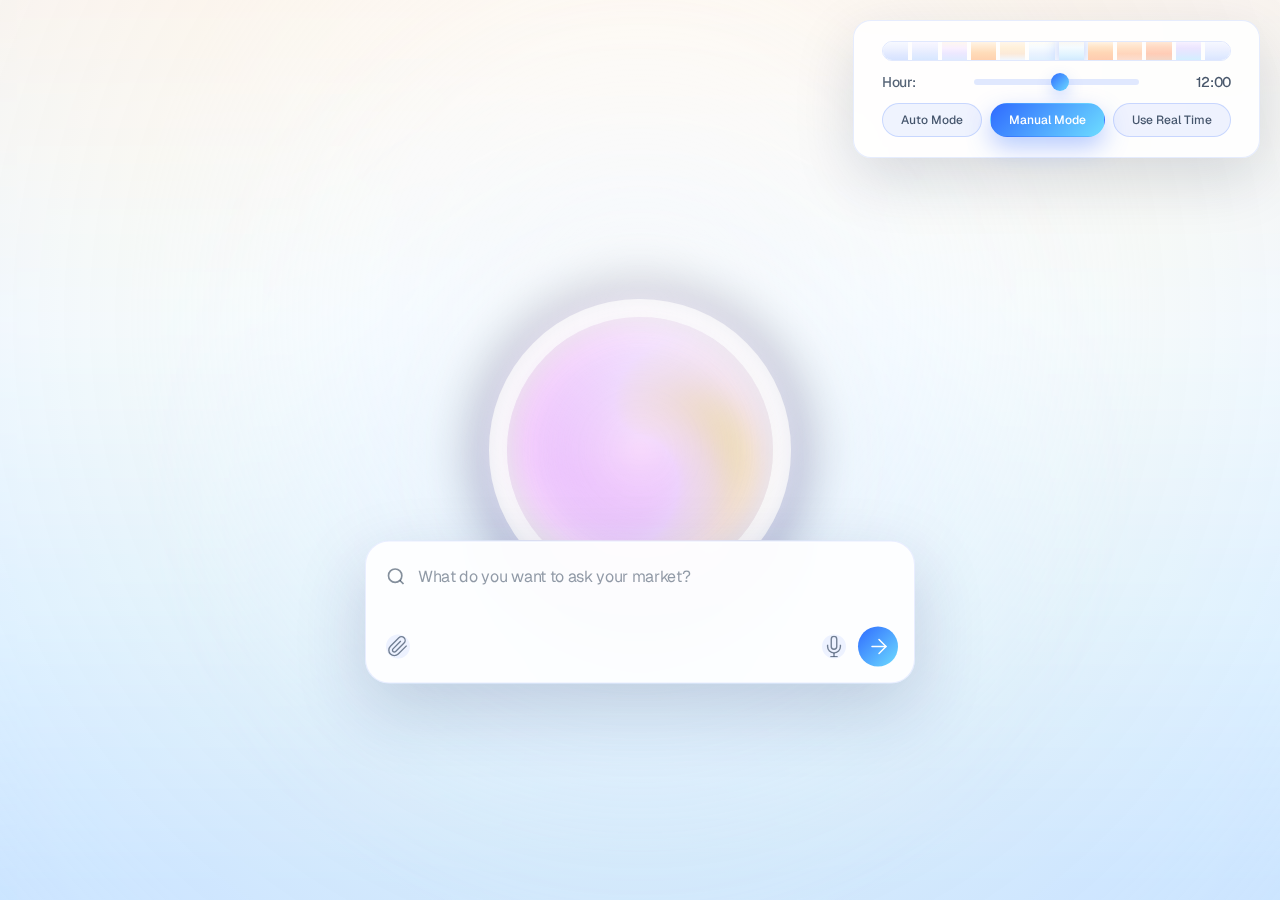
<file: index.html>
<!DOCTYPE html>
<html lang="en">
  <head>
    <meta charset="UTF-8" />
    <meta name="viewport" content="width=device-width, initial-scale=1.0" />
    <title>Flashpoint</title>

    <link
      href="https://fonts.googleapis.com/css2?family=Geist:wght@400;500&display=swap"
      rel="stylesheet"
    />

    <!-- External stylesheet -->
    <link rel="stylesheet" href="styles.css" />
  </head>

  <body>
    
    <!-- Background layers -->
    <div class="blur-target">
      <div class="vignette-overlay"></div>

      <div class="container">
        <canvas id="shaderCanvas"></canvas>

        <div class="circle-wrapper">
          <div class="glow-layer"></div>
          <div class="white-ring"></div>
          <div class="center-orb"></div>
        </div>
      </div>
    </div>

    <!-- Search box -->
    <div class="search-container">
      <div class="search-box">
        <div class="search-row">
          <svg
            class="search-icon"
            viewBox="0 0 24 24"
            fill="none"
            stroke="currentColor"
            stroke-width="2"
          >
            <circle cx="11" cy="11" r="8"></circle>
            <path d="m21 21-4.35-4.35"></path>
          </svg>

          <input
            type="text"
            class="search-input"
            id="searchInput"
            placeholder="What do you want to ask your market?"
          />
        </div>

        <div class="action-row">
          <div class="left-action">
            <button class="action-button">
              <svg
                viewBox="0 0 24 24"
                fill="none"
                stroke="currentColor"
                stroke-width="1.5"
              >
                <path
                  d="m21.44 11.05-9.19 9.19a6 6 0 0 1-8.49-8.49l9.19-9.19a4 4 0 0 1 5.66 5.66l-9.2 9.19a2 2 0 0 1-2.83-2.83l8.49-8.48"
                ></path>
              </svg>
            </button>
          </div>

          <div class="right-actions">
            <button class="action-button">
              <svg
                viewBox="0 0 24 24"
                fill="none"
                stroke="currentColor"
                stroke-width="1.5"
              >
                <path
                  d="M12 1a3 3 0 0 0-3 3v8a3 3 0 0 0 6 0V4a3 3 0 0 0-3-3z"
                ></path>
                <path d="M19 10v2a7 7 0 0 1-14 0v-2"></path>
                <line x1="12" y1="19" x2="12" y2="23"></line>
                <line x1="8" y1="23" x2="16" y2="23"></line>
              </svg>
            </button>

            <button class="submit-button">
              <svg
                viewBox="0 0 24 24"
                fill="none"
                stroke="white"
                stroke-width="1.5"
                stroke-linecap="round"
                stroke-linejoin="round"
              >
                <line x1="5" y1="12" x2="19" y2="12"></line>
                <polyline points="12 5 19 12 12 19"></polyline>
              </svg>
            </button>
          </div>
        </div>
      </div>
    </div>

    <!-- Time control overlay -->
    <div class="time-control-overlay">
      <div class="gradient-preview" id="gradientPreview"></div>

      <div class="time-control-row">
        <span class="time-control-label">Hour:</span>
        <input
          type="range"
          class="time-slider"
          id="hourSlider"
          min="0"
          max="23"
          value="12"
          step="0.1"
        />
        <span class="time-value" id="timeValue">12:00</span>
      </div>

      <div class="control-buttons">
        <button class="control-button" id="toggleAuto">Auto Mode</button>
        <button class="control-button active" id="toggleManual">
          Manual Mode
        </button>
        <button class="control-button" id="useRealTime">Use Real Time</button>
      </div>
    </div>

    <!-- External JavaScript -->
    <script src="script.js"></script>
  </body>
</html>
</file>
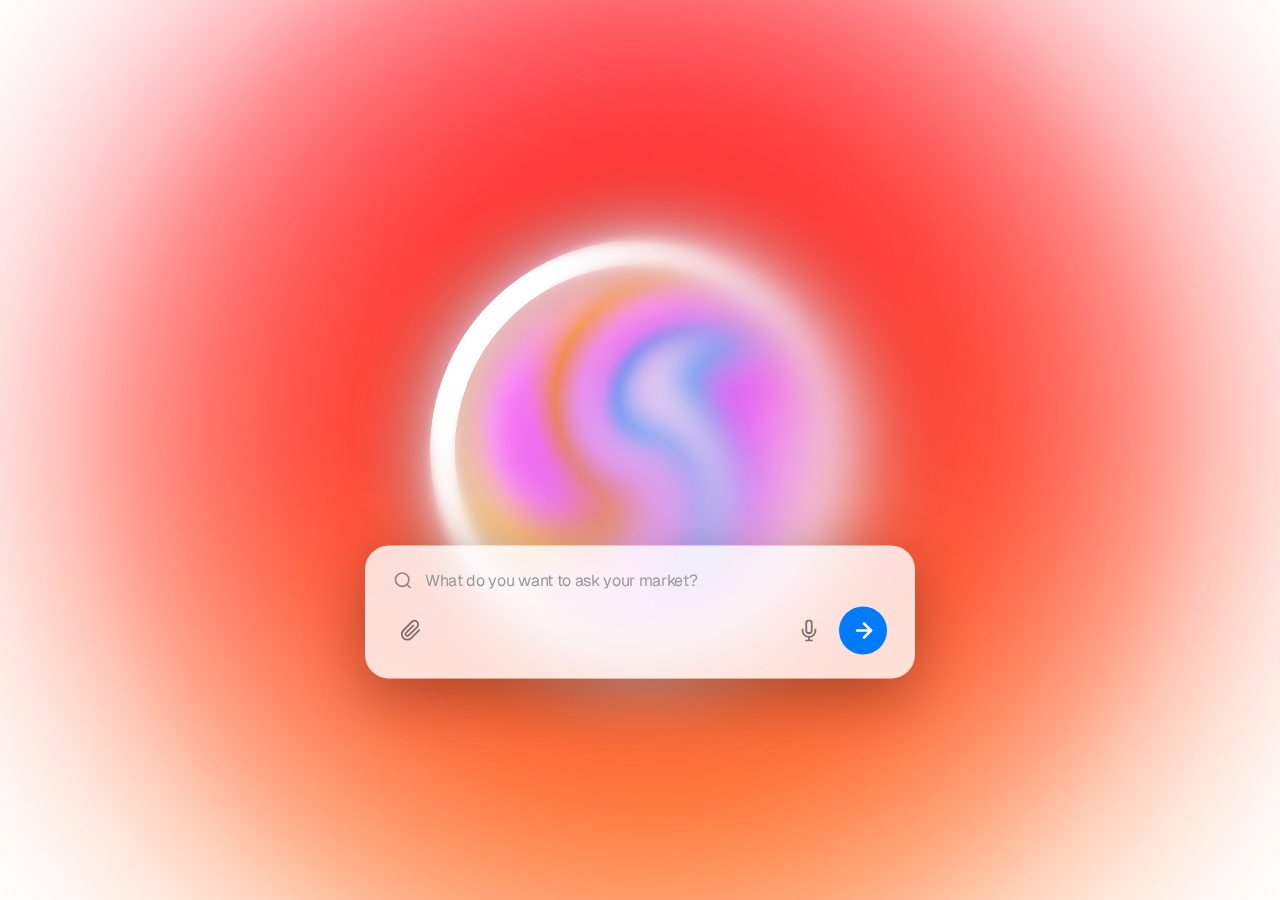
<file: animation.html>
<!DOCTYPE html>
<html lang="en">
<head>
    <meta charset="UTF-8">
    <meta name="viewport" content="width=device-width, initial-scale=1.0">
    <title>Animated Gradient Circles with Swirling Colors</title>
    <style>
        @import url('https://fonts.googleapis.com/css2?family=Geist:wght@400;500&display=swap');
        
        * {
            margin: 0;
            padding: 0;
            box-sizing: border-box;
        }

        body {
            width: 100vw;
            height: 100vh;
            overflow: hidden;
            background: #000;
            display: flex;
            justify-content: center;
            align-items: center;
            font-family: 'Geist', -apple-system, BlinkMacSystemFont, 'Segoe UI', Roboto, sans-serif;
            letter-spacing: -0.02em;
        }

        /* White vignette overlay */
        .vignette-overlay {
            position: fixed;
            top: 0;
            left: 0;
            width: 100%;
            height: 100%;
            pointer-events: none;
            z-index: 20;
            background: radial-gradient(ellipse 70% 100% at center,
                transparent 0%,
                transparent 10%,
                rgba(255, 255, 255, 0.02) 18%,
                rgba(255, 255, 255, 0.06) 25%,
                rgba(255, 255, 255, 0.12) 32%,
                rgba(255, 255, 255, 0.22) 40%,
                rgba(255, 255, 255, 0.35) 48%,
                rgba(255, 255, 255, 0.5) 56%,
                rgba(255, 255, 255, 0.7) 64%,
                rgba(255, 255, 255, 0.85) 72%,
                rgba(255, 255, 255, 0.95) 80%,
                rgba(255, 255, 255, 1) 88%);
        }

        .container {
            width: 100%;
            height: 100%;
            position: relative;
            background: linear-gradient(to bottom, #FF0000 0%, #FF2000 50%, #FF4000 75%, #FF6000 100%);
            animation: backgroundShift 8s ease-in-out infinite;
            transition: filter 0.3s ease;
        }
        
        .container.typing {
            filter: brightness(1.15) saturate(1.2);
        }
        
        .color-boost-overlay {
            display: none;
        }
        
        .container::after {
            content: '';
            position: absolute;
            top: 0;
            left: 0;
            width: 100%;
            height: 100%;
            background: linear-gradient(to bottom, 
                transparent 0%, 
                transparent 40%, 
                rgba(255, 180, 100, 0) 50%,
                rgba(255, 180, 100, 0.3) 75%,
                rgba(255, 200, 120, 0.5) 100%);
            opacity: 0;
            transition: opacity 0.8s ease;
            pointer-events: none;
        }
        
        .container.ring-active::after {
            opacity: 1;
        }

        #shaderCanvas {
            position: absolute;
            width: 700px;
            height: 700px;
            top: 50%;
            left: 50%;
            transform: translate(-50%, -50%);
            z-index: 1;
            opacity: 1;
        }

        .circle-wrapper {
            position: absolute;
            top: 50%;
            left: 50%;
            transform: translate(-50%, -50%);
            width: 700px;
            height: 700px;
            z-index: 2;
            pointer-events: none;
        }

        .glow-layer {
            position: absolute;
            width: 100%;
            height: 100%;
            border-radius: 50%;
            filter: blur(100px);
            opacity: 0.6;
            background: radial-gradient(circle at center, 
                rgba(255, 255, 255, 0.8) 0%, 
                rgba(255, 220, 200, 0.5) 15%,
                rgba(255, 200, 150, 0.3) 30%, 
                rgba(255, 150, 100, 0.15) 45%,
                rgba(255, 100, 50, 0.05) 60%,
                transparent 75%);
            animation: pulse 4s ease-in-out infinite;
        }

        .cyan-ring {
            position: absolute;
            width: 60%;
            height: 60%;
            top: 20%;
            left: 20%;
            border-radius: 50%;
            background: transparent;
            border: 25px solid #ffffff;
            box-shadow: 
                0 0 80px #ffffff,
                inset 0 0 80px #ffffff;
            animation: ringGlow 2s ease-in-out infinite alternate, ringRotate 20s linear infinite;
            transition: transform 0.5s cubic-bezier(0.4, 0, 0.2, 1);
        }
        
        .cyan-ring.typing {
            transform: scale(1.05);
        }

        .center-orb {
            position: absolute;
            width: 50%;
            height: 50%;
            top: 25%;
            left: 25%;
            border-radius: 50%;
            background: radial-gradient(circle at center,
                rgba(255, 255, 255, 0.3) 0%,
                rgba(100, 180, 255, 0.2) 5%,
                rgba(50, 130, 255, 0.15) 15%,
                rgba(0, 80, 255, 0.1) 30%,
                rgba(0, 50, 200, 0.05) 50%,
                transparent 70%);
            filter: blur(15px);
            animation: orbFloat 6s ease-in-out infinite, orbPulse 4s ease-in-out infinite;
        }

        /* Search UI Styles */
        .search-container {
            position: absolute;
            top: 68%;
            left: 50%;
            transform: translate(-50%, -50%);
            z-index: 100; /* Increased z-index to ensure it's above blur layers */
            width: 550px;
            height: auto;
            isolation: isolate; /* Create new stacking context */
        }

        .search-box {
            background: rgba(255, 255, 255, 0.8);
            border-radius: 24px;
            padding: 24px 28px 24px 28px;
            box-shadow: 0 20px 60px rgba(0, 0, 0, 0.3);
            backdrop-filter: none; /* Remove backdrop filter to avoid interaction with blur layers */
            width: 100%;
            display: flex;
            flex-direction: column;
            gap: 16px;
            position: relative; /* Ensure proper stacking */
        }

        .search-row {
            display: flex;
            align-items: center;
        }

        .search-icon {
            width: 20px;
            height: 20px;
            opacity: 0.4;
            flex-shrink: 0;
            margin-right: 12px;
        }

        .search-input {
            flex: 1;
            border: none;
            background: transparent;
            font-size: 16px;
            color: #666;
            outline: none;
            font-family: 'Geist', -apple-system, BlinkMacSystemFont, 'Segoe UI', Roboto, sans-serif;
            font-weight: 400;
            letter-spacing: -0.02em;
        }

        .search-input::placeholder {
            color: #999;
            letter-spacing: -0.02em;
        }

        .action-row {
            display: flex;
            align-items: center;
            justify-content: space-between;
        }

        .left-action {
            display: flex;
            align-items: center;
        }

        .right-actions {
            display: flex;
            align-items: center;
            gap: 12px;
        }

        .action-button {
            width: 36px;
            height: 36px;
            border-radius: 50%;
            background: transparent;
            border: none;
            cursor: pointer;
            display: flex;
            align-items: center;
            justify-content: center;
            transition: background 0.2s;
            flex-shrink: 0;
        }

        .action-button:hover {
            background: rgba(0, 0, 0, 0.05);
        }

        .action-button svg {
            width: 22px;
            height: 22px;
            opacity: 0.5;
        }

        .submit-button {
            width: 48px;
            height: 48px;
            border-radius: 50%;
            background: #007AFF;
            border: none;
            cursor: pointer;
            display: flex;
            align-items: center;
            justify-content: center;
            transition: transform 0.2s, background 0.2s;
            flex-shrink: 0;
        }

        .submit-button:hover {
            transform: scale(1.05);
            background: #0051D5;
        }

        .submit-button:active {
            transform: scale(0.95);
        }

        .submit-button svg {
            width: 24px;
            height: 24px;
            color: white;
            margin-left: 2px;
        }

        .suggestion-pills {
            display: flex;
            gap: 12px;
            overflow-x: auto;
            overflow-y: hidden;
            white-space: nowrap;
            padding-bottom: 4px;
            -webkit-overflow-scrolling: touch;
            scrollbar-width: none;
            -ms-overflow-style: none;
        }

        .suggestion-pills::-webkit-scrollbar {
            display: none;
        }

        .suggestion-pill {
            background: rgba(255, 255, 255, 0.95);
            border: none;
            border-radius: 16px;
            padding: 0 20px;
            height: 32px;
            font-size: 12pt;
            font-weight: 400;
            cursor: pointer;
            transition: all 0.2s;
            box-shadow: 0 2px 8px rgba(0, 0, 0, 0.1);
            display: inline-flex;
            align-items: center;
            gap: 8px;
            font-family: 'Geist', -apple-system, BlinkMacSystemFont, 'Segoe UI', Roboto, sans-serif;
            letter-spacing: -0.02em;
            flex-shrink: 0;
            white-space: nowrap;
        }

        .suggestion-pill:hover {
            transform: translateY(-1px);
            box-shadow: 0 4px 12px rgba(0, 0, 0, 0.15);
        }

        .suggestion-pill.orange {
            background: #FF5722;
            color: white;
        }

        .suggestion-pill.blue {
            background: #2196F3;
            color: white;
        }

        .suggestion-pill.dark {
            background: #424242;
            color: white;
        }

        .suggestion-icon {
            width: 16px;
            height: 16px;
        }

        /* Blur-proof layer for background only */
        .blur-target {
            position: fixed;
            top: 0;
            left: 0;
            width: 100%;
            height: 100%;
            z-index: 0;
        }

        @keyframes backgroundShift {
            0%, 100% { background-position: 0% 50%; }
            50% { background-position: 100% 50%; }
        }

        @keyframes pulse {
            0%, 100% { transform: scale(1); opacity: 0.6; }
            50% { transform: scale(1.1); opacity: 0.8; }
        }

        @keyframes ringGlow {
            0% { 
                box-shadow: 
                    0 0 80px #ffffff,
                    inset 0 0 80px #ffffff;
                border-width: 25px;
            }
            100% { 
                box-shadow: 
                    0 0 100px #ffffff,
                    inset 0 0 100px #ffffff;
                border-width: 28px;
            }
        }

        @keyframes ringRotate {
            0% { transform: rotate(0deg) scale(1); }
            25% { transform: rotate(90deg) scale(1.02); }
            50% { transform: rotate(180deg) scale(1); }
            75% { transform: rotate(270deg) scale(0.98); }
            100% { transform: rotate(360deg) scale(1); }
        }

        @keyframes orbFloat {
            0%, 100% { transform: translateY(0) scale(1); }
            33% { transform: translateY(-10px) scale(1.05); }
            66% { transform: translateY(10px) scale(0.95); }
        }

        @keyframes orbPulse {
            0%, 100% { opacity: 0.9; }
            50% { opacity: 1; }
        }
    </style>
</head>
<body>
    <!-- Blur target layer -->
    <div class="blur-target">
        <!-- White vignette overlay -->
        <div class="vignette-overlay"></div>
        
        <div class="container">
            <div class="color-boost-overlay"></div>
            <canvas id="shaderCanvas"></canvas>
            
            <div class="circle-wrapper">
                <div class="glow-layer"></div>
                <div class="cyan-ring"></div>
                <div class="center-orb"></div>
            </div>
        </div>
    </div>

    <!-- Search UI - Outside blur target -->
    <div class="search-container">
        <div class="search-box">
            <!-- Row 1: Search icon and input -->
            <div class="search-row">
                <svg class="search-icon" viewBox="0 0 24 24" fill="none" stroke="currentColor" stroke-width="2">
                    <circle cx="11" cy="11" r="8"></circle>
                    <path d="m21 21-4.35-4.35"></path>
                </svg>
                <input type="text" class="search-input" id="searchInput" placeholder="What do you want to ask your market?">
            </div>
            
            <!-- Row 2: Paperclip left, mic and arrow right -->
            <div class="action-row">
                <div class="left-action">
                    <button class="action-button">
                        <svg viewBox="0 0 24 24" fill="none" stroke="currentColor" stroke-width="2">
                            <path d="m21.44 11.05-9.19 9.19a6 6 0 0 1-8.49-8.49l9.19-9.19a4 4 0 0 1 5.66 5.66l-9.2 9.19a2 2 0 0 1-2.83-2.83l8.49-8.48"></path>
                        </svg>
                    </button>
                </div>
                <div class="right-actions">
                    <button class="action-button">
                        <svg viewBox="0 0 24 24" fill="none" stroke="currentColor" stroke-width="2">
                            <path d="M12 1a3 3 0 0 0-3 3v8a3 3 0 0 0 6 0V4a3 3 0 0 0-3-3z"></path>
                            <path d="M19 10v2a7 7 0 0 1-14 0v-2"></path>
                            <line x1="12" y1="19" x2="12" y2="23"></line>
                            <line x1="8" y1="23" x2="16" y2="23"></line>
                        </svg>
                    </button>
                    <button class="submit-button">
                        <svg viewBox="0 0 24 24" fill="none" stroke="white" stroke-width="2.5" stroke-linecap="round" stroke-linejoin="round">
                            <line x1="5" y1="12" x2="19" y2="12"></line>
                            <polyline points="12 5 19 12 12 19"></polyline>
                        </svg>
                    </button>
                </div>
            </div>
        </div>
    </div>

    <script>
        // WebGL Shader Setup
        const canvas = document.getElementById('shaderCanvas');
        const gl = canvas.getContext('webgl', { 
            alpha: true,
            premultipliedAlpha: false 
        });
        
        // Set canvas size
        function resizeCanvas() {
            canvas.width = 700;
            canvas.height = 700;
            gl.viewport(0, 0, canvas.width, canvas.height);
        }
        resizeCanvas();
        
        // Vertex shader source
        const vertexShaderSource = `
            attribute vec2 a_position;
            varying vec2 vUv;
            void main() {
                vUv = a_position * 0.5 + 0.5;
                gl_Position = vec4(a_position, 0.0, 1.0);
            }
        `;
        
        // Fragment shader source - deep, rich color palette
        const fragmentShaderSource = `
            precision mediump float;
            uniform float u_time;
            uniform vec2 u_resolution;
            uniform vec2 u_mouse;
            varying vec2 vUv;
            
            // Custom tanh implementation
            float tanh(float x) {
                float e2x = exp(2.0 * clamp(x, -10.0, 10.0));
                return (e2x - 1.0) / (e2x + 1.0);
            }
            
            // Smooth minimum function for color blending
            float smin(float a, float b, float k) {
                float h = max(k - abs(a - b), 0.0) / k;
                return min(a, b) - h * h * h * k * (1.0 / 6.0);
            }
            
            void main() {
                vec2 uv = vUv;
                vec2 center = vec2(0.5, 0.5);
                float dist = distance(uv, center);
                
                // Smooth fade that avoids dark edges
                float circleFade = 1.0 - smoothstep(0.2, 0.45, dist);
                
                vec2 p = (uv - 0.5) * 2.0;
                
                // Much slower mouse influence
                vec2 mouseNorm = u_mouse / u_resolution;
                float mouseInfluence = 1.0 - distance(uv, mouseNorm) * 2.0;
                mouseInfluence = max(0.0, mouseInfluence) * 0.3;
                
                // Create swirling motion
                float angle = length(p) * 4.0 + mouseInfluence * 0.5;
                mat2 rotation = mat2(cos(angle), -sin(angle), sin(angle), cos(angle));
                p *= rotation;
                
                float l = length(p) - 0.7 + mouseInfluence * 0.1;
                float t = u_time * 1.3 + mouseInfluence * 0.5;
                float enhancedY = p.y + mouseInfluence * 0.1;
                
                // Create flowing patterns with varied phase shifts
                float val1 = clamp(0.1 / max(l / 0.1, -l) - sin(l + enhancedY * max(1.0, -l / 0.1) + t), -3.0, 3.0);
                float val2 = clamp(0.1 / max(l / 0.1, -l) - sin(l + enhancedY * max(1.0, -l / 0.1) + t + 2.094), -3.0, 3.0);
                float val3 = clamp(0.1 / max(l / 0.1, -l) - sin(l + enhancedY * max(1.0, -l / 0.1) + t + 4.188), -3.0, 3.0);
                float val4 = clamp(0.1 / max(l / 0.1, -l) - sin(l + enhancedY * max(1.0, -l / 0.1) + t - 1.57), -3.0, 3.0);
                
                // Convert to 0-1 range with varied curves for more contrast
                float pattern1 = pow(0.5 + 0.5 * tanh(val1 * 2.0), 2.2);
                float pattern2 = pow(0.5 + 0.5 * tanh(val2 * 1.8), 1.8);
                float pattern3 = pow(0.5 + 0.5 * tanh(val3 * 2.2), 2.0);
                float pattern4 = pow(0.5 + 0.5 * tanh(val4 * 1.5), 1.5);
                
                // Define deep, rich colors matching reference images
                vec3 deepOrange = vec3(1.0, 0.1, 0.0);        // Maximum intensity orange
                vec3 richBurgundy = vec3(0.9, 0.0, 0.1);      // Very strong burgundy
                vec3 deepBlue = vec3(0.0, 0.05, 1.0);         // Pure vibrant blue
                vec3 royalBlue = vec3(0.0, 0.4, 1.0);         // Bright royal blue
                vec3 warmAmber = vec3(1.0, 0.4, 0.0);         // Intense amber
                vec3 deepPurple = vec3(0.6, 0.0, 0.9);        // Vivid purple
                vec3 lightAccent = vec3(1.0, 0.95, 1.0);      // Bright accent
                vec3 cyanAccent = vec3(0.2, 1.0, 1.0);        // Pure cyan
                
                // Create complex color mixing with occasional light accents
                vec3 color1 = mix(deepOrange, richBurgundy, pattern1);
                vec3 color2 = mix(deepBlue, royalBlue, pattern2);
                vec3 color3 = mix(deepPurple, warmAmber, pattern3);
                
                // Add occasional lighter accents based on pattern peaks
                float lightMix = smoothstep(0.7, 0.95, pattern4) * 0.6;
                color1 = mix(color1, mix(warmAmber, lightAccent, pattern1), lightMix * 0.4);
                color2 = mix(color2, cyanAccent, lightMix * pattern2 * 0.3);
                
                // Dynamic weighted blending
                float w1 = pattern1 * (1.0 + sin(t + l * 3.0) * 0.4);
                float w2 = pattern2 * (1.0 + cos(t * 1.3 - l * 2.0) * 0.4);
                float w3 = pattern3 * (1.0 + sin(t * 0.7 + l * 4.0) * 0.3);
                float w4 = pattern4 * 0.3; // Lighter weight for accent colors
                float totalW = w1 + w2 + w3 + 0.001;
                
                vec3 finalColor = (color1 * w1 + color2 * w2 + color3 * w3) / totalW;
                
                // Add depth with darker shadows in some areas
                float shadowPattern = sin(l * 5.0 + t * 0.8) * 0.5 + 0.5;
                finalColor *= 0.7 + shadowPattern * 0.5;
                
                // Boost saturation for richer colors
                float luminance = dot(finalColor, vec3(0.299, 0.587, 0.114));
                finalColor = mix(vec3(luminance), finalColor, 4.0); // Even higher saturation
                
                // Add subtle color shifts
                finalColor += vec3(
                    sin(uv.x * 3.14159 + t * 0.5) * 0.1,
                    cos(uv.y * 3.14159 - t * 0.3) * 0.1,
                    sin((uv.x + uv.y) * 2.0 + t * 0.4) * 0.12
                );
                
                // Final adjustments - maximum brightness boost
                finalColor = pow(finalColor, vec3(0.65)) * 1.7;
                finalColor = clamp(finalColor, 0.0, 1.0);
                
                // Full opacity in center, smooth fade at edges
                float alpha = circleFade;
                
                gl_FragColor = vec4(finalColor * alpha, alpha);
            }
        `;
        
        // Create and compile shader
        function createShader(gl, type, source) {
            const shader = gl.createShader(type);
            gl.shaderSource(shader, source);
            gl.compileShader(shader);
            if (!gl.getShaderParameter(shader, gl.COMPILE_STATUS)) {
                console.error('Shader compile error:', gl.getShaderInfoLog(shader));
                gl.deleteShader(shader);
                return null;
            }
            return shader;
        }
        
        // Create shader program
        const vertexShader = createShader(gl, gl.VERTEX_SHADER, vertexShaderSource);
        const fragmentShader = createShader(gl, gl.FRAGMENT_SHADER, fragmentShaderSource);
        
        const program = gl.createProgram();
        gl.attachShader(program, vertexShader);
        gl.attachShader(program, fragmentShader);
        gl.linkProgram(program);
        
        if (!gl.getProgramParameter(program, gl.LINK_STATUS)) {
            console.error('Program link error:', gl.getProgramInfoLog(program));
        }
        
        // Set up geometry (full screen quad)
        const positionBuffer = gl.createBuffer();
        gl.bindBuffer(gl.ARRAY_BUFFER, positionBuffer);
        const positions = new Float32Array([
            -1, -1,
             1, -1,
            -1,  1,
             1,  1
        ]);
        gl.bufferData(gl.ARRAY_BUFFER, positions, gl.STATIC_DRAW);
        
        const positionLocation = gl.getAttribLocation(program, 'a_position');
        const timeLocation = gl.getUniformLocation(program, 'u_time');
        const resolutionLocation = gl.getUniformLocation(program, 'u_resolution');
        const mouseLocation = gl.getUniformLocation(program, 'u_mouse');
        
        // Mouse tracking with much slower interpolation
        let mouseX = 300;
        let mouseY = 300;
        let currentMouseX = 300;
        let currentMouseY = 300;
        
        canvas.addEventListener('mousemove', (e) => {
            const rect = canvas.getBoundingClientRect();
            mouseX = e.clientX - rect.left;
            mouseY = e.clientY - rect.top;
        });
        
        // Animation loop
        let startTime = Date.now();
        function render() {
            // Much slower mouse interpolation
            currentMouseX += (mouseX - currentMouseX) * 0.02;
            currentMouseY += (mouseY - currentMouseY) * 0.02;
            
            // Clear with transparent background
            gl.clearColor(0, 0, 0, 0);
            gl.clear(gl.COLOR_BUFFER_BIT);
            
            gl.useProgram(program);
            
            // Set uniforms
            const time = (Date.now() - startTime) / 1000;
            gl.uniform1f(timeLocation, time);
            gl.uniform2f(resolutionLocation, canvas.width, canvas.height);
            gl.uniform2f(mouseLocation, currentMouseX, currentMouseY);
            
            // Set up position attribute
            gl.bindBuffer(gl.ARRAY_BUFFER, positionBuffer);
            gl.enableVertexAttribArray(positionLocation);
            gl.vertexAttribPointer(positionLocation, 2, gl.FLOAT, false, 0, 0);
            
            // Draw
            gl.drawArrays(gl.TRIANGLE_STRIP, 0, 4);
            
            requestAnimationFrame(render);
        }
        
        // Enable proper alpha blending
        gl.enable(gl.BLEND);
        gl.blendFunc(gl.SRC_ALPHA, gl.ONE_MINUS_SRC_ALPHA);
        
        render();
        
        // Simplified blur effect - only applies to blur-target
        let currentX = window.innerWidth / 2;
        let currentY = window.innerHeight / 2;
        let targetX = currentX;
        let targetY = currentY;
        let animationFrame = null;
        
        let glowX = window.innerWidth / 2;
        let glowY = window.innerHeight / 2;
        
        // Idle animation variables
        let lastMouseMove = Date.now();
        let idleRotation = 0;
        let isIdle = false;
        const IDLE_TIMEOUT = 2000;
        const IDLE_SPEED = 0.5;

        function createRadialBlurLayers() {
            const existingRadialBlur = document.querySelector('.radial-gradient-blur');
            if (existingRadialBlur) {
                existingRadialBlur.remove();
            }

            const radialBlur = document.createElement('div');
            radialBlur.className = 'radial-gradient-blur';
            radialBlur.style.cssText = `
                position: fixed;
                top: 0;
                left: 0;
                width: 100%;
                height: 100%;
                pointer-events: none;
                z-index: 3;
            `;

            const blurConfigs = [
                { blur: 4, innerClear: 80, outerFade: 200 },
                { blur: 12, innerClear: 120, outerFade: 300 },
                { blur: 24, innerClear: 180, outerFade: 450 },
                { blur: 36, innerClear: 250, outerFade: 600 }
            ];
            
            blurConfigs.forEach((config, index) => {
                const div = document.createElement('div');
                div.className = `blur-layer-${index}`;
                div.style.cssText = `
                    position: absolute;
                    top: 0;
                    left: 0;
                    width: 100%;
                    height: 100%;
                    backdrop-filter: blur(${config.blur}px);
                    -webkit-backdrop-filter: blur(${config.blur}px);
                    z-index: ${index + 1};
                    transition: backdrop-filter 0.3s ease;
                `;
                div.dataset.baseBlur = config.blur;
                div.dataset.innerClear = config.innerClear;
                div.dataset.outerFade = config.outerFade;
                radialBlur.appendChild(div);
            });

            // Insert the blur layers inside the blur-target div, not body
            const blurTarget = document.querySelector('.blur-target');
            blurTarget.appendChild(radialBlur);
            return radialBlur;
        }
        
        function createBackgroundGlow() {
            const glowLayer = document.createElement('div');
            glowLayer.className = 'background-glow';
            glowLayer.style.cssText = `
                position: absolute;
                top: 0;
                left: 0;
                width: 100%;
                height: 100%;
                pointer-events: none;
                z-index: 1;
                opacity: 0;
                mix-blend-mode: screen;
                transition: opacity 0.5s ease;
            `;
            
            const glowGradient = document.createElement('div');
            glowGradient.className = 'glow-gradient';
            glowGradient.style.cssText = `
                position: absolute;
                width: 100%;
                height: 100%;
                background: radial-gradient(circle at center,
                    rgba(100, 150, 255, 0.15) 0%,
                    rgba(50, 100, 255, 0.08) 20%,
                    rgba(20, 60, 200, 0.05) 40%,
                    transparent 70%);
                filter: blur(80px);
                transform: scale(2);
            `;
            
            glowLayer.appendChild(glowGradient);
            // Insert inside blur-target, not body
            const blurTarget = document.querySelector('.blur-target');
            blurTarget.insertBefore(glowLayer, blurTarget.firstChild);
            
            setTimeout(() => {
                glowLayer.style.opacity = '1';
            }, 100);
            
            return glowGradient;
        }

        const radialBlurContainer = createRadialBlurLayers();
        const backgroundGlow = createBackgroundGlow();

        function updateRadialMasks(mouseX, mouseY) {
            const blurLayers = radialBlurContainer.querySelectorAll('[class^="blur-layer-"]');
            
            blurLayers.forEach((layer) => {
                const baseBlur = parseFloat(layer.dataset.baseBlur);
                const innerClear = parseInt(layer.dataset.innerClear);
                const outerFade = parseInt(layer.dataset.outerFade);
                
                layer.style.backdropFilter = `blur(${baseBlur}px)`;
                layer.style.webkitBackdropFilter = `blur(${baseBlur}px)`;
                
                const mask = `radial-gradient(circle at ${mouseX}px ${mouseY}px,
                    transparent ${innerClear}px,
                    black ${outerFade}px
                )`;
                
                layer.style.mask = mask;
                layer.style.webkitMask = mask;
            });
        }

        function animate() {
            const currentTime = Date.now();
            const timeSinceMove = currentTime - lastMouseMove;
            
            if (timeSinceMove > IDLE_TIMEOUT && !isIdle) {
                isIdle = true;
                const cyanRing = document.querySelector('.cyan-ring');
                const rect = cyanRing.getBoundingClientRect();
                const ringCenterX = rect.left + rect.width / 2;
                const ringCenterY = rect.top + rect.height / 2;
                const ringRadius = rect.width / 2 - 30;
                
                const dx = currentX - ringCenterX;
                const dy = currentY - ringCenterY;
                idleRotation = Math.atan2(dy, dx) * (180 / Math.PI);
            }
            
            if (isIdle) {
                const cyanRing = document.querySelector('.cyan-ring');
                const rect = cyanRing.getBoundingClientRect();
                const ringCenterX = rect.left + rect.width / 2;
                const ringCenterY = rect.top + rect.height / 2;
                const ringRadius = rect.width / 2 - 30;
                
                idleRotation += IDLE_SPEED;
                if (idleRotation > 360) idleRotation -= 360;
                
                const angleRad = idleRotation * (Math.PI / 180);
                targetX = ringCenterX + Math.cos(angleRad) * ringRadius;
                targetY = ringCenterY + Math.sin(angleRad) * ringRadius;
            }
            
            const lerpFactor = isIdle ? 0.05 : 0.03;
            const glowLerpFactor = isIdle ? 0.03 : 0.02;
            
            currentX += (targetX - currentX) * lerpFactor;
            currentY += (targetY - currentY) * lerpFactor;
            
            glowX += (targetX - glowX) * glowLerpFactor;
            glowY += (targetY - glowY) * glowLerpFactor;
            
            updateRadialMasks(currentX, currentY);
            updateBackgroundGlow(glowX, glowY);
            
            const threshold = 0.5;
            if (isIdle || 
                Math.abs(targetX - currentX) > threshold || 
                Math.abs(targetY - currentY) > threshold ||
                Math.abs(targetX - glowX) > threshold ||
                Math.abs(targetY - glowY) > threshold) {
                animationFrame = requestAnimationFrame(animate);
            } else {
                currentX = targetX;
                currentY = targetY;
                glowX = targetX;
                glowY = targetY;
                updateRadialMasks(currentX, currentY);
                updateBackgroundGlow(glowX, glowY);
                animationFrame = null;
            }
        }
        
        function updateBackgroundGlow(x, y) {
            if (!backgroundGlow) return;
            
            const xPercent = (x / window.innerWidth) * 100;
            const yPercent = (y / window.innerHeight) * 100;
            
            backgroundGlow.style.background = `radial-gradient(circle at ${xPercent}% ${yPercent}%,
                rgba(100, 150, 255, 0.15) 0%,
                rgba(50, 100, 255, 0.08) 20%,
                rgba(20, 60, 200, 0.05) 40%,
                transparent 70%)`;
        }

        document.addEventListener('mousemove', (e) => {
            targetX = e.clientX;
            targetY = e.clientY;
            
            lastMouseMove = Date.now();
            isIdle = false;
            
            if (!animationFrame) {
                animationFrame = requestAnimationFrame(animate);
            }
        });

        document.addEventListener('touchmove', (e) => {
            const touch = e.touches[0];
            targetX = touch.clientX;
            targetY = touch.clientY;
            
            lastMouseMove = Date.now();
            isIdle = false;
            
            if (!animationFrame) {
                animationFrame = requestAnimationFrame(animate);
            }
        });

        document.addEventListener('touchstart', (e) => {
            const touch = e.touches[0];
            targetX = touch.clientX;
            targetY = touch.clientY;
            
            lastMouseMove = Date.now();
            isIdle = false;
            
            if (!animationFrame) {
                animationFrame = requestAnimationFrame(animate);
            }
        });

        updateRadialMasks(currentX, currentY);
        updateBackgroundGlow(glowX, glowY);
        
        animationFrame = requestAnimationFrame(animate);
        
        // Ring interaction system
        const cyanRing = document.querySelector('.cyan-ring');
        const container = document.querySelector('.container');
        let isMouseInRing = false;
        
        function isPointInRing(x, y) {
            const rect = cyanRing.getBoundingClientRect();
            const centerX = rect.left + rect.width / 2;
            const centerY = rect.top + rect.height / 2;
            const distance = Math.sqrt(Math.pow(x - centerX, 2) + Math.pow(y - centerY, 2));
            
            const outerRadius = rect.width / 2;
            
            return distance < outerRadius;
        }
        
        document.addEventListener('mousemove', (e) => {
            const wasInRing = isMouseInRing;
            isMouseInRing = isPointInRing(e.clientX, e.clientY);
            
            if (isMouseInRing && !wasInRing) {
                container.classList.add('ring-active');
            } else if (!isMouseInRing && wasInRing) {
                container.classList.remove('ring-active');
            }
        });
        
        // Auto-focus and simple typing effects
        window.addEventListener('load', () => {
            const searchInput = document.getElementById('searchInput');
            const container = document.querySelector('.container');
            const cyanRing = document.querySelector('.cyan-ring');
            
            // Auto-focus on the input field
            setTimeout(() => {
                searchInput.focus();
            }, 500);
            
            // Simple typing effects
            searchInput.addEventListener('input', (e) => {
                if (e.target.value.length > 0) {
                    // Add typing classes when there's content
                    container.classList.add('typing');
                    cyanRing.classList.add('typing');
                } else {
                    // Remove typing classes when empty
                    container.classList.remove('typing');
                    cyanRing.classList.remove('typing');
                }
            });
            
            // Keep effects on blur if there's content
            searchInput.addEventListener('blur', () => {
                if (searchInput.value.length === 0) {
                    container.classList.remove('typing');
                    cyanRing.classList.remove('typing');
                }
            });
            
            // Re-apply effects on focus if there's content
            searchInput.addEventListener('focus', () => {
                if (searchInput.value.length > 0) {
                    container.classList.add('typing');
                    cyanRing.classList.add('typing');
                }
            });
        });
    </script>
</body>
</html>
</file>
<file: styles.css>
/* -------------------------------------------------
   GLOBAL BASE STYLES
------------------------------------------------- */
@import url("https://fonts.googleapis.com/css2?family=Geist:wght@400;500&display=swap");

:root {
  --brand-ink: #0b1f3a;
  --brand-azure: #2f6bff;
  --brand-azure-soft: #a8c6ff;
  --brand-amber: #f3c274;
  --orb-diameter: min(52vw, 520px);
}

* {
  margin: 0;
  padding: 0;
  box-sizing: border-box;
}

body {
  width: 100vw;
  height: 100vh;
  overflow: hidden;
  background: linear-gradient(135deg, #fefbf8, #eff4ff);
  display: flex;
  justify-content: center;
  align-items: center;
  font-family: "Geist", -apple-system, BlinkMacSystemFont, "Segoe UI", Roboto, sans-serif;
  letter-spacing: -0.02em;
  color: var(--brand-ink);
}

/* -------------------------------------------------
   BACKGROUND AND OVERLAYS
------------------------------------------------- */
.vignette-overlay {
  position: fixed;
  top: 0;
  left: 0;
  width: 100%;
  height: 100%;
  pointer-events: none;
  z-index: 20;
  background: radial-gradient(
    ellipse 80% 120% at 50% 35%,
    rgba(255, 255, 255, 0.55) 0%,
    rgba(255, 255, 255, 0.35) 25%,
    rgba(247, 243, 232, 0.18) 50%,
    rgba(226, 235, 255, 0.15) 70%,
    rgba(210, 220, 255, 0.08) 85%,
    transparent 100%
  );
}

/* -------------------------------------------------
   MAIN CONTAINER AND RING EFFECTS
------------------------------------------------- */
.container {
  width: 100%;
  height: 100%;
  position: relative;
  background: linear-gradient(
    to bottom,
    #fef8f1 0%,
    #f7f4ff 35%,
    #eaf3ff 70%,
    #e0f7ff 100%
  );
  transition: background 60s ease, filter 0.3s ease;
}

.container.typing {
  filter: brightness(1.05) saturate(1.3);
}

.container::after {
  content: "";
  position: absolute;
  top: 0;
  left: 0;
  width: 100%;
  height: 100%;
  background: linear-gradient(
    to bottom,
    rgba(255, 255, 255, 0.05) 0%,
    rgba(255, 255, 255, 0.12) 40%,
    rgba(255, 223, 186, 0.25) 65%,
    rgba(224, 239, 255, 0.35) 100%
  );
  opacity: 0;
  transition: opacity 0.8s ease;
  pointer-events: none;
}

.container.ring-active::after {
  opacity: 1;
}

/* -------------------------------------------------
   SHADER CANVAS AND CIRCLES
------------------------------------------------- */
#shaderCanvas {
  position: absolute;
  width: var(--orb-diameter);
  height: var(--orb-diameter);
  top: 50%;
  left: 50%;
  transform: translate(-50%, -50%);
  z-index: 1;
  opacity: 1;
}

.circle-wrapper {
  position: absolute;
  top: 50%;
  left: 50%;
  transform: translate(-50%, -50%);
  width: var(--orb-diameter);
  height: var(--orb-diameter);
  z-index: 2;
  pointer-events: none;
}

.glow-layer {
  position: absolute;
  width: 100%;
  height: 100%;
  border-radius: 50%;
  filter: blur(80px);
  opacity: 0.7;
  background: radial-gradient(
    circle at center,
    rgba(255, 255, 255, 0.95) 0%,
    rgba(248, 237, 217, 0.45) 20%,
    rgba(200, 219, 255, 0.35) 45%,
    rgba(163, 194, 255, 0.2) 65%,
    transparent 80%
  );
  animation: pulse 4s ease-in-out infinite;
}

.white-ring {
  position: absolute;
  width: 58%;
  height: 58%;
  top: 21%;
  left: 21%;
  border-radius: 50%;
  background: transparent;
  border: 18px solid rgba(255, 255, 255, 0.85);
  box-shadow: 0 15px 60px rgba(47, 107, 255, 0.3), inset 0 0 120px rgba(255, 255, 255, 0.55);
  animation: ringGlow 2s ease-in-out infinite alternate,
    ringRotate 20s linear infinite;
  transition: transform 0.5s cubic-bezier(0.4, 0, 0.2, 1);
}

.white-ring.typing {
  transform: scale(1.05);
}

.center-orb {
  position: absolute;
  width: 46%;
  height: 46%;
  top: 27%;
  left: 27%;
  border-radius: 50%;
  background: radial-gradient(
    circle at center,
    rgba(255, 255, 255, 0.4) 0%,
    rgba(173, 203, 255, 0.25) 15%,
    rgba(121, 168, 255, 0.2) 35%,
    rgba(77, 132, 255, 0.15) 55%,
    rgba(54, 107, 222, 0.08) 70%,
    transparent 85%
  );
  filter: blur(15px);
  animation: orbFloat 6s ease-in-out infinite, orbPulse 4s ease-in-out infinite;
}

/* -------------------------------------------------
   SEARCH BOX
------------------------------------------------- */
.search-container {
  position: absolute;
  top: 68%;
  left: 50%;
  transform: translate(-50%, -50%);
  z-index: 100;
  width: 550px;
  height: auto;
  isolation: isolate;
}

.search-box {
  background: rgba(255, 255, 255, 0.9);
  border-radius: 24px;
  padding: 24px 16px 16px 16px;
  box-shadow: 0 25px 70px rgba(25, 41, 89, 0.18);
  backdrop-filter: blur(28px);
  -webkit-backdrop-filter: blur(28px);
  width: 100%;
  display: flex;
  flex-direction: column;
  gap: 40px;
  position: relative;
  border: 1px solid rgba(172, 189, 255, 0.25);
  overflow: hidden;
}



.search-box::before {
  content: "";
  position: absolute;
  top: 0;
  left: 0;
  right: 0;
  height: 1px;
  background: var(
    --reflection-gradient,
    linear-gradient(
      90deg,
      rgba(255, 255, 255, 0.95),
      rgba(255, 255, 255, 0.25),
      rgba(255, 255, 255, 0.95)
    )
  );
  mix-blend-mode: soft-light;
  opacity: 1;
  filter: brightness(1) saturate(1.4);
  transition: background 1s ease, filter 0.3s ease;
  animation: shimmerMove 6s ease-in-out infinite alternate;
  z-index: 2;
  pointer-events: none;
}



.search-row {
  display: flex;
  align-items: center;
  padding: 0px 0px 0px 4px;
}

.search-icon {
  width: 20px;
  height: 20px;
  color: rgba(11, 31, 58, 0.5);
  flex-shrink: 0;
  margin-right: 12px;
}

.search-input {
  flex: 1;
  border: none;
  background: transparent;
  font-size: 16px;
  color: rgba(11, 31, 58, 0.85);
  outline: none;
  font-family: "Geist", -apple-system, BlinkMacSystemFont, "Segoe UI", Roboto,
    sans-serif;
  font-weight: Light;
  letter-spacing: -0.02em;
}

.search-input::placeholder {
  color: rgba(11, 31, 58, 0.45);
  letter-spacing: -0.02em;
}

/* -------------------------------------------------
   ACTION BUTTONS
------------------------------------------------- */
.action-row {
  display: flex;
  align-items: center;
  justify-content: space-between;
  padding: 0px 0px 0px 4px;
}

.left-action {
  display: flex;
  align-items: center;
}

.right-actions {
  display: flex;
  align-items: center;
  gap: 12px;
}

.action-button {
  width: 24px;
  height: 24px;
  border-radius: 50%;
  background: rgba(47, 107, 255, 0.08);
  border: none;
  cursor: pointer;
  display: flex;
  align-items: center;
  justify-content: center;
  transition: background 0.2s;
  flex-shrink: 0;
}

.action-button:hover {
  background: rgba(47, 107, 255, 0.15);
}

.action-button svg {
  width: 22px;
  height: 22px;
  color: rgba(11, 31, 58, 0.55);
}

.submit-button {
  width: 40px;
  height: 40px;
  border-radius: 50%;
  background: linear-gradient(135deg, #2f6bff, #6ddcff);
  border: none;
  cursor: pointer;
  display: flex;
  align-items: center;
  justify-content: center;
  transition: transform 0.2s, background 0.2s;
  flex-shrink: 0;
}

.submit-button:hover {
  transform: scale(1.05);
  background: linear-gradient(135deg, #2758d6, #5bc4ff);
}

.submit-button svg {
  width: 24px;
  height: 24px;
  color: white;
  margin-left: 2px;
}

/* -------------------------------------------------
   TIME CONTROL OVERLAY
------------------------------------------------- */
.blur-target {
  position: fixed;
  top: 0;
  left: 0;
  width: 100%;
  height: 100%;
  z-index: 0;
}

.time-control-overlay {
  position: fixed;
  top: 20px;
  right: 20px;
  z-index: 200;
  background: rgba(255, 255, 255, 0.85);
  backdrop-filter: blur(18px);
  border-radius: 18px;
  padding: 20px 28px;
  display: flex;
  flex-direction: column;
  gap: 12px;
  min-width: 400px;
  border: 1px solid rgba(47, 107, 255, 0.12);
  box-shadow: 0 20px 60px rgba(15, 35, 75, 0.15);
}

.time-control-row {
  display: flex;
  align-items: center;
  gap: 12px;
}

.time-control-label {
  color: rgba(11, 31, 58, 0.7);
  font-size: 14px;
  font-weight: 500;
  min-width: 80px;
}

.time-slider {
  flex: 1;
  height: 6px;
  border-radius: 3px;
  background: rgba(47, 107, 255, 0.15);
  outline: none;
  -webkit-appearance: none;
  appearance: none;
}

.time-slider::-webkit-slider-thumb {
  -webkit-appearance: none;
  appearance: none;
  width: 18px;
  height: 18px;
  border-radius: 50%;
  background: linear-gradient(135deg, #2f6bff, #6ddcff);
  cursor: pointer;
  box-shadow: 0 6px 15px rgba(47, 107, 255, 0.25);
}

.time-slider::-moz-range-thumb {
  width: 18px;
  height: 18px;
  border-radius: 50%;
  background: linear-gradient(135deg, #2f6bff, #6ddcff);
  cursor: pointer;
  border: none;
  box-shadow: 0 6px 15px rgba(47, 107, 255, 0.25);
}

.time-value {
  color: rgba(11, 31, 58, 0.75);
  font-size: 14px;
  font-weight: 500;
  min-width: 80px;
  text-align: right;
}

.control-buttons {
  display: flex;
  gap: 8px;
  justify-content: center;
}

.control-button {
  background: rgba(47, 107, 255, 0.08);
  border: 1px solid rgba(47, 107, 255, 0.2);
  border-radius: 999px;
  padding: 8px 18px;
  color: rgba(11, 31, 58, 0.75);
  font-size: 12px;
  font-weight: 500;
  cursor: pointer;
  transition: background 0.2s, color 0.2s, box-shadow 0.2s;
  font-family: "Geist", -apple-system, BlinkMacSystemFont, "Segoe UI", Roboto,
    sans-serif;
}

.control-button:hover {
  background: rgba(47, 107, 255, 0.15);
}

.control-button.active {
  background: linear-gradient(135deg, #2f6bff, #6ddcff);
  color: #fff;
  border-color: transparent;
  box-shadow: 0 10px 25px rgba(47, 107, 255, 0.35);
}

/* -------------------------------------------------
   GRADIENT PREVIEW
------------------------------------------------- */
.gradient-preview {
  display: flex;
  gap: 4px;
  height: 20px;
  border-radius: 999px;
  overflow: hidden;
  border: 1px solid rgba(47, 107, 255, 0.15);
}

.gradient-segment {
  flex: 1;
  cursor: pointer;
  transition: transform 0.2s;
  position: relative;
}

.gradient-segment:hover {
  transform: scaleY(1.2);
}

.gradient-segment.active {
  transform: scaleY(1.3);
  box-shadow: 0 0 12px rgba(47, 107, 255, 0.35);
}

/* -------------------------------------------------
   ANIMATIONS
------------------------------------------------- */
@keyframes reflectiveShimmer {
  0%,
  100% {
    background: linear-gradient(
      90deg,
      rgba(255, 100, 50, 0.6) 0%,
      rgba(255, 150, 100, 0.8) 20%,
      rgba(255, 200, 150, 0.9) 35%,
      rgba(255, 255, 255, 1) 50%,
      rgba(255, 200, 150, 0.9) 65%,
      rgba(255, 150, 100, 0.8) 80%,
      rgba(255, 100, 50, 0.6) 100%
    );
  }
  50% {
    background: linear-gradient(
      90deg,
      rgba(255, 50, 0, 0.5) 0%,
      rgba(255, 100, 50, 0.7) 20%,
      rgba(255, 180, 120, 1) 35%,
      rgba(255, 220, 200, 0.95) 50%,
      rgba(255, 180, 120, 1) 65%,
      rgba(255, 100, 50, 0.7) 80%,
      rgba(255, 50, 0, 0.5) 100%
    );
  }
}

@keyframes pulse {
  0%,
  100% {
    transform: scale(1);
    opacity: 0.6;
  }
  50% {
    transform: scale(1.1);
    opacity: 0.8;
  }
}

@keyframes ringGlow {
  0% {
    box-shadow: 0 0 50px rgba(47, 107, 255, 0.4), inset 0 0 70px rgba(255, 255, 255, 0.6);
    border-width: 18px;
  }
  100% {
    box-shadow: 0 0 80px rgba(47, 107, 255, 0.6), inset 0 0 100px rgba(255, 255, 255, 0.75);
    border-width: 20px;
  }
}

@keyframes ringRotate {
  0% {
    transform: rotate(0deg) scale(1);
  }
  25% {
    transform: rotate(90deg) scale(1.02);
  }
  50% {
    transform: rotate(180deg) scale(1);
  }
  75% {
    transform: rotate(270deg) scale(0.98);
  }
  100% {
    transform: rotate(360deg) scale(1);
  }
}

@keyframes orbFloat {
  0%,
  100% {
    transform: translateY(0) scale(1);
  }
  33% {
    transform: translateY(-10px) scale(1.05);
  }
  66% {
    transform: translateY(10px) scale(0.95);
  }
}

@keyframes orbPulse {
  0%,
  100% {
    opacity: 0.9;
  }
  50% {
    opacity: 1;
  }
}
</file>
